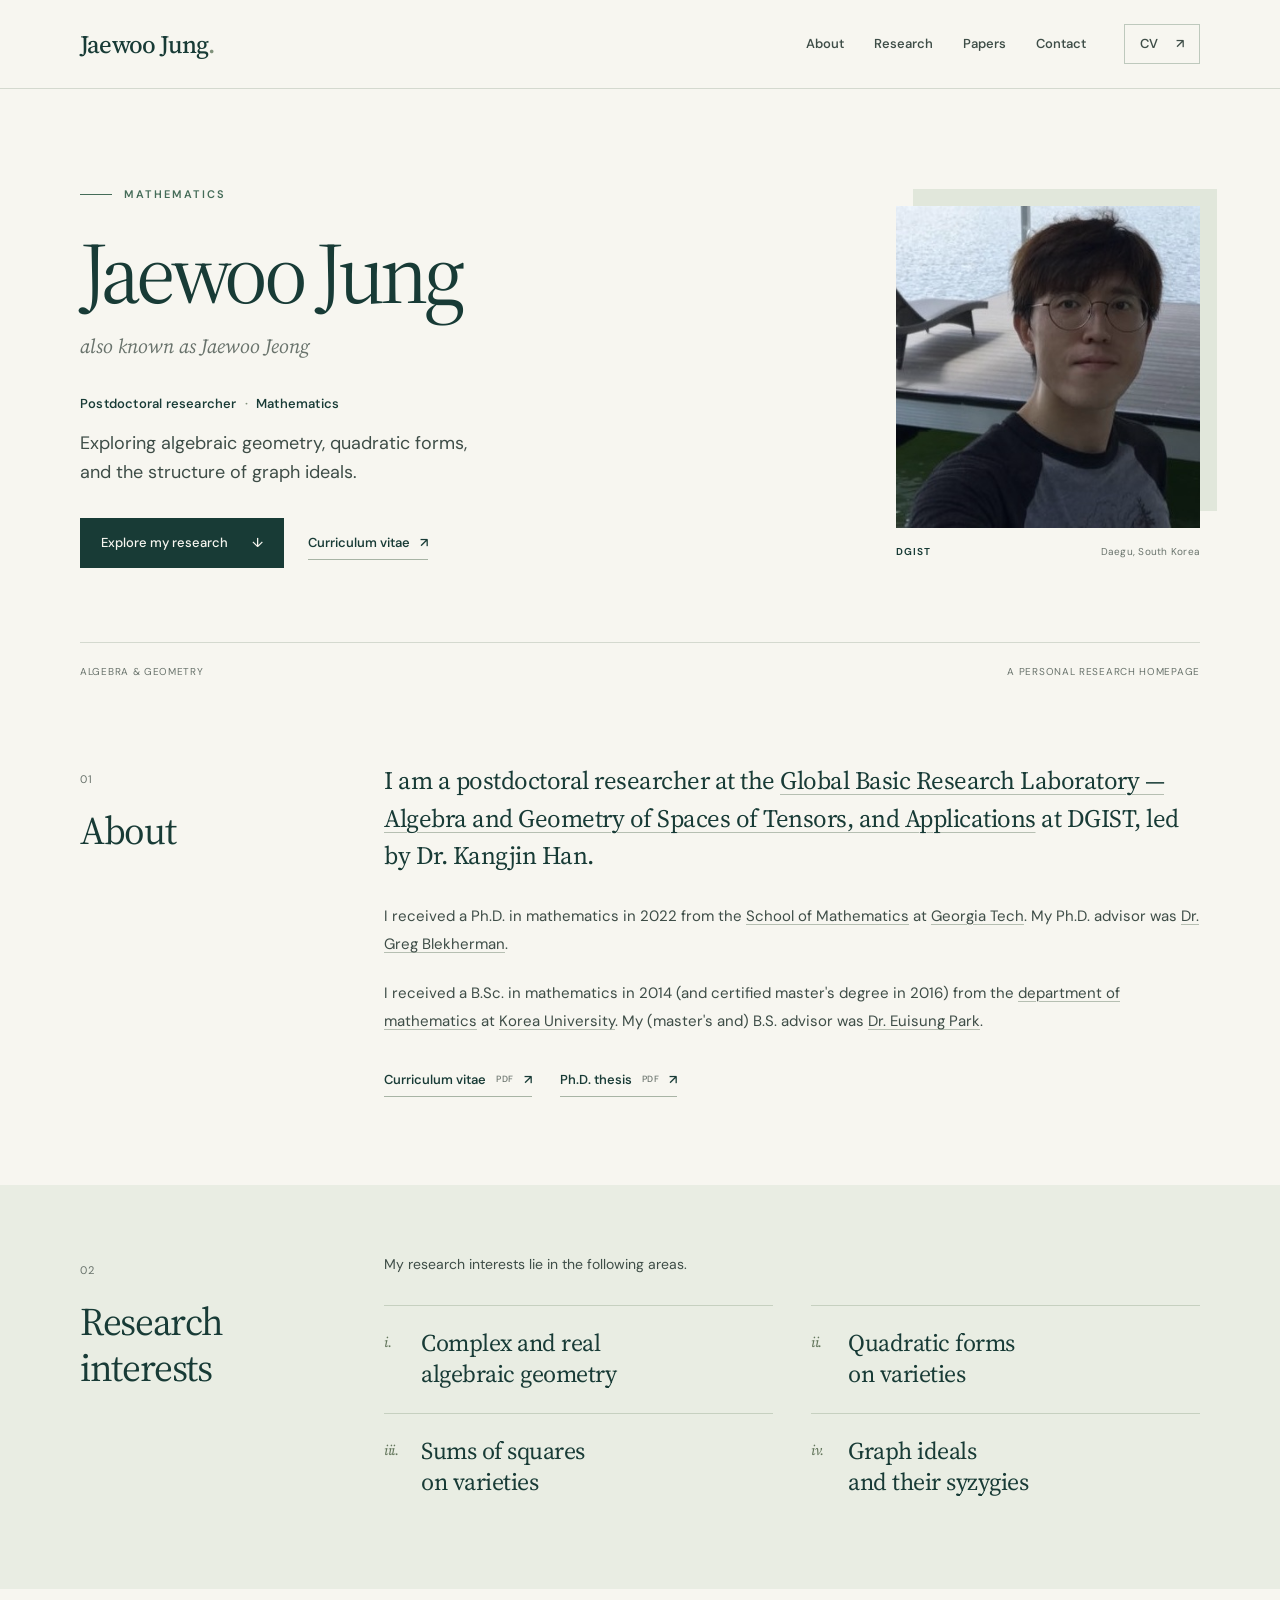
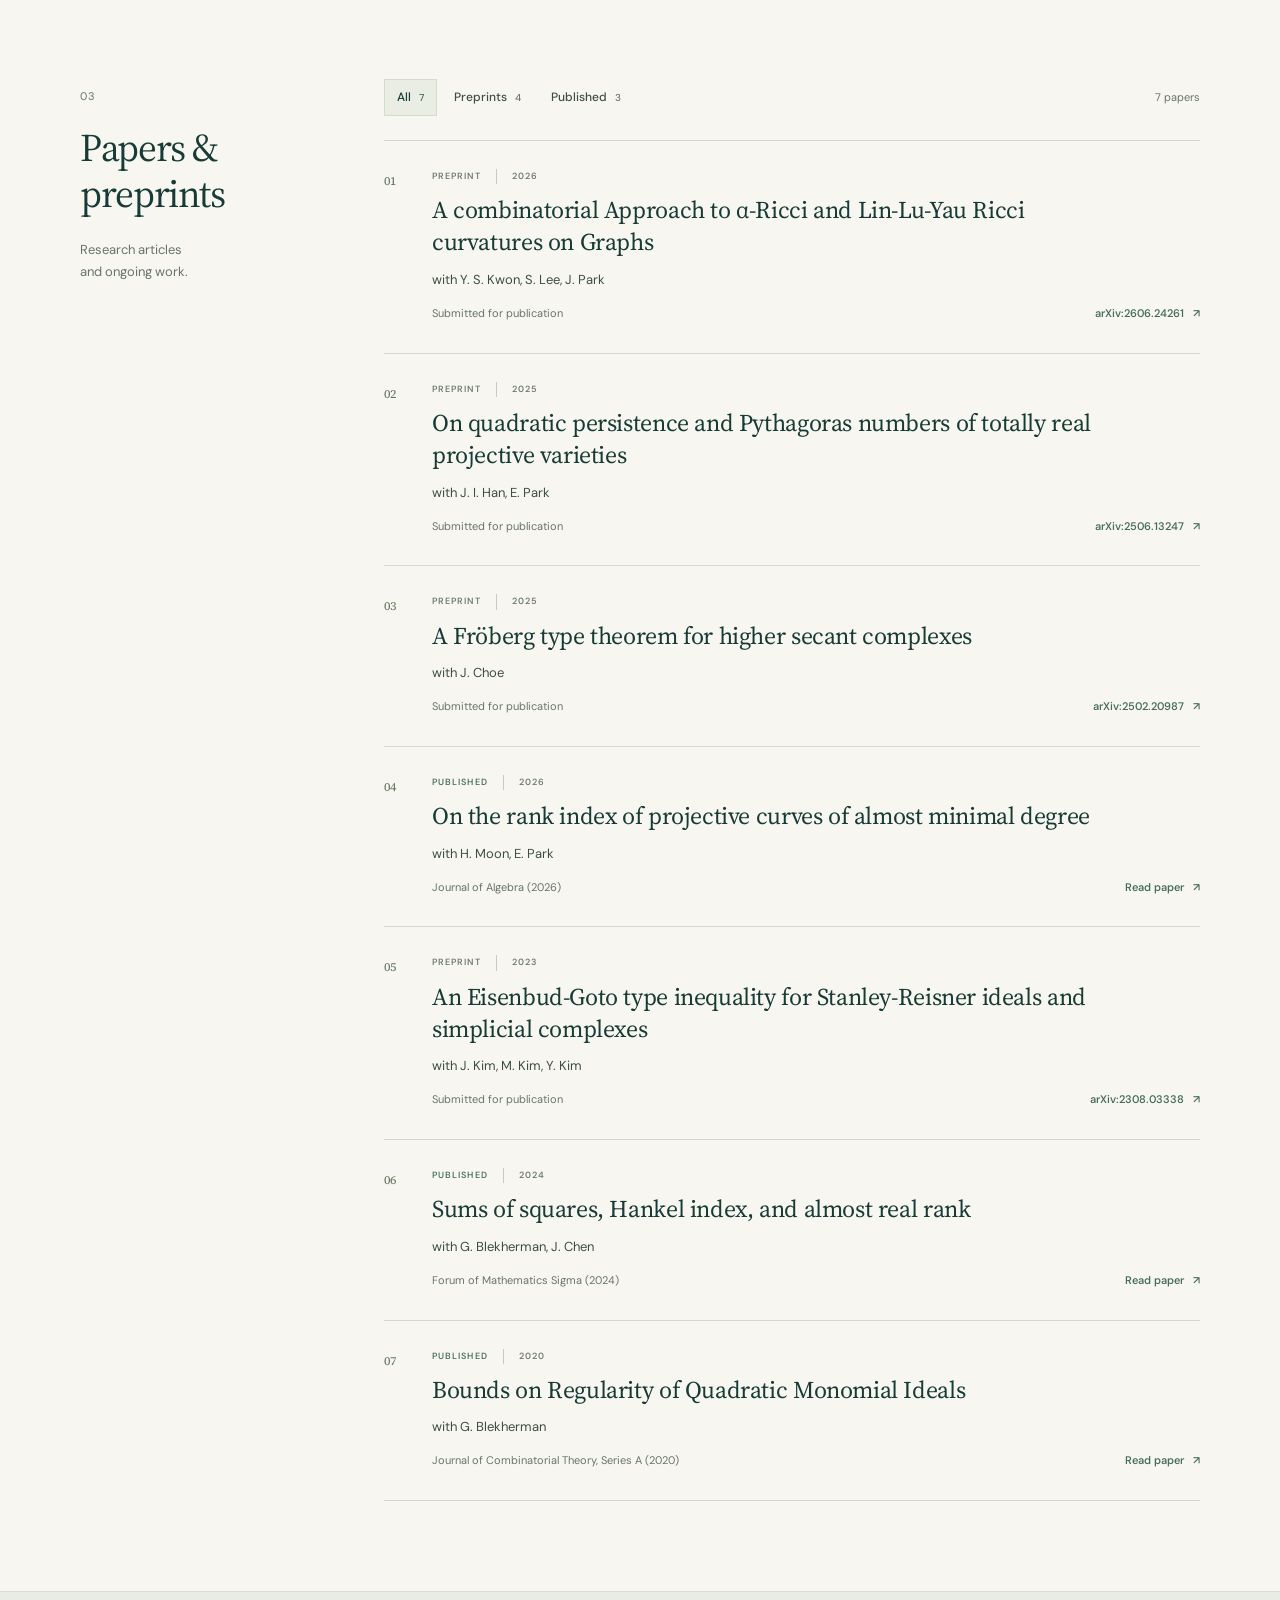
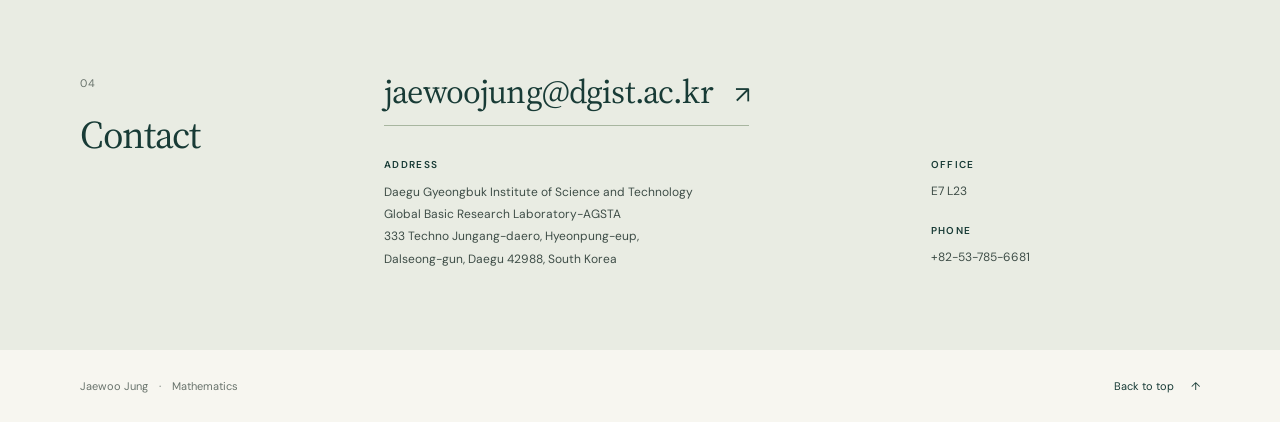
<file: index.html>
<!doctype html>
<html lang="en">
<head>
  <meta charset="utf-8">
  <meta name="viewport" content="width=device-width, initial-scale=1">
  <meta name="description" content="Jaewoo Jung is a postdoctoral researcher in mathematics at DGIST. Explore his research in algebraic geometry, quadratic forms, sums of squares, and graph ideals.">
  <meta name="theme-color" content="#f7f6f0">
  <title>Jaewoo Jung · Mathematics</title>
  <link rel="canonical" href="https://jungjaewoo2020.github.io/">
  <link rel="icon" href="./favicon.svg" type="image/svg+xml">
  <link rel="preconnect" href="https://fonts.googleapis.com">
  <link rel="preconnect" href="https://fonts.gstatic.com" crossorigin>
  <link href="https://fonts.googleapis.com/css2?family=DM+Sans:wght@400;450;500;550;600;650;700&family=Source+Serif+4:ital,wght@0,400;0,450;0,500;0,600;1,400&display=swap" rel="stylesheet">
  <link rel="stylesheet" href="./styles.css">
  <script src="./app.js" defer></script>
</head>
<body>
  <a class="skip-link" href="#main">Skip to main content</a>
  <header class="site-header" id="top">
    <div class="header-inner page-width">
      <a class="wordmark" href="#top" aria-label="Jaewoo Jung, back to top">Jaewoo Jung<span class="wordmark-dot" aria-hidden="true">.</span></a>
      <nav aria-label="Main navigation">
        <a href="#about">About</a>
        <a href="#research">Research</a>
        <a href="#papers">Papers</a>
        <a href="#contact">Contact</a>
      </nav>
      <a class="header-cv" href="./cv-jaewoo-jung.pdf">CV <span aria-hidden="true">↗</span><span class="sr-only"> (PDF)</span></a>
    </div>
  </header>

  <main id="main">
    <section class="hero page-width" aria-labelledby="hero-title">
      <div class="hero-copy">
        <p class="eyebrow"><span class="small-line" aria-hidden="true"></span> Mathematics</p>
        <h1 id="hero-title">Jaewoo Jung</h1>
        <p class="alternate-name">also known as Jaewoo Jeong</p>
        <p class="hero-role">Postdoctoral researcher <span aria-hidden="true">·</span> Mathematics</p>
        <p class="hero-description">Exploring algebraic geometry, quadratic forms,<br class="desktop-break"> and the structure of graph ideals.</p>
        <div class="hero-actions">
          <a class="primary-link" href="#papers">Explore my research <span aria-hidden="true">↓</span></a>
          <a class="text-link" href="./cv-jaewoo-jung.pdf">Curriculum vitae <span aria-hidden="true">↗</span><span class="sr-only"> (PDF)</span></a>
        </div>
      </div>
      <figure class="portrait-figure">
        <div class="portrait-frame"><img src="./jaewoo-jung.jpg" width="415" height="365" alt="Portrait of Jaewoo Jung" fetchpriority="high"></div>
        <figcaption><span>DGIST</span><span>Daegu, South Korea</span></figcaption>
      </figure>
      <div class="hero-footnote"><span>Algebra &amp; geometry</span><span>A personal research homepage</span></div>
    </section>

    <section class="section page-width about-section" id="about" aria-labelledby="about-title">
      <div class="section-heading">
        <span class="section-number" aria-hidden="true">01</span>
        <h2 id="about-title">About</h2>
      </div>
      <div class="section-body about-copy">
        <p class="lead">I am a postdoctoral researcher at the <a href="https://sites.google.com/view/brl-agsta/home">Global Basic Research Laboratory — Algebra and Geometry of Spaces of Tensors, and Applications</a> at DGIST, led by Dr. Kangjin Han.</p>
        <p>I received a Ph.D. in mathematics in 2022 from the <a href="https://math.gatech.edu/">School of Mathematics</a> at <a href="https://www.gatech.edu/">Georgia Tech</a>. My Ph.D. advisor was <a href="https://sites.google.com/site/grrigg/">Dr. Greg Blekherman</a>.</p>
        <p>I received a B.Sc. in mathematics in 2014 (and certified master's degree in 2016) from the <a href="https://math.korea.edu/math_en/index.do">department of mathematics</a> at <a href="https://korea.edu/mbshome/mbs/en/index.do">Korea University</a>. My (master's and) B.S. advisor was <a href="https://math.korea.edu/math_en/people/faculty.do?mode=view&amp;articleNo=73470&amp;article.offset=0&amp;articleLimit=200">Dr. Euisung Park</a>.</p>
        <div class="document-links">
          <a class="text-link" href="./cv-jaewoo-jung.pdf">Curriculum vitae <span class="file-label">PDF</span> <span aria-hidden="true">↗</span></a>
          <a class="text-link" href="./phd-thesis.pdf">Ph.D. thesis <span class="file-label">PDF</span> <span aria-hidden="true">↗</span></a>
        </div>
      </div>
    </section>

    <section class="research-band" id="research" aria-labelledby="research-title">
      <div class="section page-width">
        <div class="section-heading">
          <span class="section-number" aria-hidden="true">02</span>
          <h2 id="research-title">Research<br> interests</h2>
        </div>
        <div class="section-body">
          <p class="research-intro">My research interests lie in the following areas.</p>
          <ul class="research-topics">
            <li><span class="topic-index" aria-hidden="true">i.</span><span>Complex and real<br> algebraic geometry</span></li>
            <li><span class="topic-index" aria-hidden="true">ii.</span><span>Quadratic forms<br> on varieties</span></li>
            <li><span class="topic-index" aria-hidden="true">iii.</span><span>Sums of squares<br> on varieties</span></li>
            <li><span class="topic-index" aria-hidden="true">iv.</span><span>Graph ideals<br> and their syzygies</span></li>
          </ul>
        </div>
      </div>
    </section>

    <section class="section page-width papers-section" id="papers" aria-labelledby="papers-title">
      <div class="section-heading">
        <span class="section-number" aria-hidden="true">03</span>
        <h2 id="papers-title">Papers &amp;<br> preprints</h2>
        <p class="section-note">Research articles<br> and ongoing work.</p>
      </div>
      <div class="section-body">
        <div class="paper-toolbar">
          <div class="paper-filters" role="group" aria-label="Filter papers" hidden>
            <button type="button" data-filter="all" aria-pressed="true">All <span>7</span></button>
            <button type="button" data-filter="preprint" aria-pressed="false">Preprints <span>4</span></button>
            <button type="button" data-filter="published" aria-pressed="false">Published <span>3</span></button>
          </div>
          <p class="paper-count" id="paper-count" role="status" aria-live="polite" aria-atomic="true">7 papers</p>
        </div>
        <ol class="papers">
          <li class="paper" data-category="preprint">
            <span class="paper-number" aria-hidden="true">01</span>
            <article>
              <p class="paper-meta"><span>Preprint</span><span>2026</span></p>
              <h3><a href="https://arxiv.org/abs/2606.24261">A combinatorial Approach to α-Ricci and Lin-Lu-Yau Ricci curvatures on Graphs</a></h3>
              <p class="coauthors">with Y. S. Kwon, S. Lee, J. Park</p>
              <div class="paper-details"><p>Submitted for publication</p><a href="https://arxiv.org/abs/2606.24261" aria-label="Read A combinatorial Approach to α-Ricci and Lin-Lu-Yau Ricci curvatures on Graphs on arXiv">arXiv:2606.24261 <span aria-hidden="true">↗</span></a></div>
            </article>
          </li>
          <li class="paper" data-category="preprint">
            <span class="paper-number" aria-hidden="true">02</span>
            <article>
              <p class="paper-meta"><span>Preprint</span><span>2025</span></p>
              <h3><a href="https://arxiv.org/abs/2506.13247">On quadratic persistence and Pythagoras numbers of totally real projective varieties</a></h3>
              <p class="coauthors">with J. I. Han, E. Park</p>
              <div class="paper-details"><p>Submitted for publication</p><a href="https://arxiv.org/abs/2506.13247" aria-label="Read On quadratic persistence and Pythagoras numbers of totally real projective varieties on arXiv">arXiv:2506.13247 <span aria-hidden="true">↗</span></a></div>
            </article>
          </li>
          <li class="paper" data-category="preprint">
            <span class="paper-number" aria-hidden="true">03</span>
            <article>
              <p class="paper-meta"><span>Preprint</span><span>2025</span></p>
              <h3><a href="https://arxiv.org/abs/2502.20987">A Fröberg type theorem for higher secant complexes</a></h3>
              <p class="coauthors">with J. Choe</p>
              <div class="paper-details"><p>Submitted for publication</p><a href="https://arxiv.org/abs/2502.20987" aria-label="Read A Fröberg type theorem for higher secant complexes on arXiv">arXiv:2502.20987 <span aria-hidden="true">↗</span></a></div>
            </article>
          </li>
          <li class="paper" data-category="published">
            <span class="paper-number" aria-hidden="true">04</span>
            <article>
              <p class="paper-meta"><span class="published-label">Published</span><span>2026</span></p>
              <h3><a href="https://doi.org/10.1016/j.jalgebra.2026.02.018">On the rank index of projective curves of almost minimal degree</a></h3>
              <p class="coauthors">with H. Moon, E. Park</p>
              <div class="paper-details"><p><cite>Journal of Algebra</cite> (2026)</p><a href="https://doi.org/10.1016/j.jalgebra.2026.02.018" aria-label="Read On the rank index of projective curves of almost minimal degree in Journal of Algebra">Read paper <span aria-hidden="true">↗</span></a></div>
            </article>
          </li>
          <li class="paper" data-category="preprint">
            <span class="paper-number" aria-hidden="true">05</span>
            <article>
              <p class="paper-meta"><span>Preprint</span><span>2023</span></p>
              <h3><a href="https://arxiv.org/abs/2308.03338">An Eisenbud-Goto type inequality for Stanley-Reisner ideals and simplicial complexes</a></h3>
              <p class="coauthors">with J. Kim, M. Kim, Y. Kim</p>
              <div class="paper-details"><p>Submitted for publication</p><a href="https://arxiv.org/abs/2308.03338" aria-label="Read An Eisenbud-Goto type inequality for Stanley-Reisner ideals and simplicial complexes on arXiv">arXiv:2308.03338 <span aria-hidden="true">↗</span></a></div>
            </article>
          </li>
          <li class="paper" data-category="published">
            <span class="paper-number" aria-hidden="true">06</span>
            <article>
              <p class="paper-meta"><span class="published-label">Published</span><span>2024</span></p>
              <h3><a href="https://doi.org/10.1017/fms.2024.45">Sums of squares, Hankel index, and almost real rank</a></h3>
              <p class="coauthors">with G. Blekherman, J. Chen</p>
              <div class="paper-details"><p><cite>Forum of Mathematics Sigma</cite> (2024)</p><a href="https://doi.org/10.1017/fms.2024.45" aria-label="Read Sums of squares, Hankel index, and almost real rank in Forum of Mathematics Sigma">Read paper <span aria-hidden="true">↗</span></a></div>
            </article>
          </li>
          <li class="paper" data-category="published">
            <span class="paper-number" aria-hidden="true">07</span>
            <article>
              <p class="paper-meta"><span class="published-label">Published</span><span>2020</span></p>
              <h3><a href="https://doi.org/10.1016/j.jcta.2020.105296">Bounds on Regularity of Quadratic Monomial Ideals</a></h3>
              <p class="coauthors">with G. Blekherman</p>
              <div class="paper-details"><p><cite>Journal of Combinatorial Theory, Series A</cite> (2020)</p><a href="https://doi.org/10.1016/j.jcta.2020.105296" aria-label="Read Bounds on Regularity of Quadratic Monomial Ideals in Journal of Combinatorial Theory, Series A">Read paper <span aria-hidden="true">↗</span></a></div>
            </article>
          </li>
        </ol>
      </div>
    </section>

    <section class="contact-band" id="contact" aria-labelledby="contact-title">
      <div class="section page-width">
        <div class="section-heading">
          <span class="section-number" aria-hidden="true">04</span>
          <h2 id="contact-title">Contact</h2>
        </div>
        <div class="section-body">
          <a class="contact-email" href="mailto:jaewoojung@dgist.ac.kr">jaewoojung@dgist.ac.kr <span aria-hidden="true">↗</span></a>
          <div class="contact-grid">
            <div>
              <h3>Address</h3>
              <address>Daegu Gyeongbuk Institute of Science and Technology<br>Global Basic Research Laboratory-AGSTA<br>333 Techno Jungang-daero, Hyeonpung-eup,<br>Dalseong-gun, Daegu 42988, South Korea</address>
            </div>
            <dl>
              <div><dt>Office</dt><dd>E7 L23</dd></div>
              <div><dt>Phone</dt><dd><a href="tel:+82537856681">+82-53-785-6681</a></dd></div>
            </dl>
          </div>
        </div>
      </div>
    </section>
  </main>

  <footer class="site-footer page-width">
    <p>Jaewoo Jung <span aria-hidden="true">·</span> Mathematics</p>
    <a href="#top">Back to top <span aria-hidden="true">↑</span></a>
  </footer>
</body>
</html>
</file>
<file: styles.css>
:root {
  color-scheme: light;
  --paper: #f7f6f0;
  --ink: #183b36;
  --body: #3e4d47;
  --muted: #69736c;
  --rule: #d4d9cf;
  --sage: #e9ede3;
  --accent: #456c58;
  --serif: "Source Serif 4", Georgia, "Times New Roman", serif;
  --sans: "DM Sans", -apple-system, BlinkMacSystemFont, "Segoe UI", sans-serif;
}

* { box-sizing: border-box; }
html { scroll-behavior: smooth; scroll-padding-top: 32px; }
body { margin: 0; color: var(--body); background: var(--paper); font: 16px/1.7 var(--sans); -webkit-font-smoothing: antialiased; }
button, input { font: inherit; }
a { color: inherit; text-underline-offset: .2em; text-decoration-thickness: 1px; }
a:hover { color: var(--accent); }
a, button { -webkit-tap-highlight-color: transparent; }
a:focus-visible, button:focus-visible { outline: 2px solid var(--ink); outline-offset: 5px; border-radius: 2px; }
button { color: inherit; }
img { display: block; max-width: 100%; }
p, h1, h2, h3, figure { margin: 0; }
[hidden] { display: none !important; }
::selection { color: var(--ink); background: #dbe6d6; }
.page-width { width: min(1120px, calc(100% - 96px)); margin-inline: auto; }
.sr-only { position: absolute; width: 1px; height: 1px; padding: 0; overflow: hidden; clip: rect(0, 0, 0, 0); white-space: nowrap; border: 0; }
.skip-link { position: fixed; top: 12px; left: 12px; z-index: 20; padding: 10px 18px; background: var(--ink); color: white; transform: translateY(-160%); }
.skip-link:focus { transform: translateY(0); }

.site-header { border-bottom: 1px solid var(--rule); }
.header-inner { display: flex; align-items: center; gap: 38px; min-height: 88px; }
.wordmark { margin-right: auto; font: 500 25px/1.2 var(--serif); color: var(--ink); text-decoration: none; letter-spacing: -.8px; white-space: nowrap; }
.wordmark-dot { color: #80927b; }
nav { display: flex; align-items: center; gap: 30px; }
nav a, .header-cv { font-size: 13px; font-weight: 550; text-decoration: none; }
nav a { padding-block: 10px; }
nav a:hover { text-decoration: underline; text-underline-offset: 7px; }
.header-cv { display: inline-flex; align-items: center; gap: 18px; padding: 8px 15px; border: 1px solid #bec9bd; }
.header-cv:hover { background: var(--sage); }

.hero { display: grid; grid-template-columns: minmax(0, 1fr) 304px; column-gap: 74px; align-items: center; padding-top: 96px; }
.eyebrow { display: flex; align-items: center; gap: 12px; color: var(--accent); font-size: 11px; font-weight: 600; text-transform: uppercase; letter-spacing: .2em; }
.small-line { width: 32px; height: 1px; background: currentColor; }
h1 { margin-top: 22px; color: var(--ink); font: 400 clamp(56px, 6.8vw, 88px)/1.09 var(--serif); letter-spacing: -.055em; }
.alternate-name { margin-top: 10px; color: var(--muted); font: italic 400 20px/1.5 var(--serif); }
.hero-role { margin-top: 32px; color: var(--ink); font-size: 13px; font-weight: 550; letter-spacing: .015em; }
.hero-role span { padding-inline: 5px; color: #81917c; }
.hero-description { margin-top: 14px; max-width: 540px; font-size: 18px; line-height: 1.65; }
.hero-actions { display: flex; align-items: center; flex-wrap: wrap; gap: 24px; margin-top: 30px; }
.primary-link { display: inline-flex; align-items: center; justify-content: space-between; gap: 24px; padding: 13px 20px; color: var(--paper); background: var(--ink); font-size: 13px; font-weight: 500; text-decoration: none; border: 1px solid var(--ink); }
.primary-link:hover { color: white; background: #2e5146; }
.primary-link:focus-visible { outline-offset: 4px; }
.text-link { display: inline-flex; align-items: center; gap: 10px; color: var(--ink); font-size: 13px; font-weight: 550; text-decoration: none; border-bottom: 1px solid #a8b4a5; padding-block: 5px; }
.text-link:hover { border-bottom-color: var(--ink); }
.portrait-figure { margin-top: 13px; }
.portrait-frame { position: relative; isolation: isolate; }
.portrait-frame::before { content: ""; position: absolute; inset: -17px -17px 17px 17px; background: #e1e7db; z-index: -1; }
.portrait-frame img { width: 304px; height: 322px; object-fit: cover; object-position: 48% center; filter: saturate(.78); }
.portrait-figure figcaption { display: flex; justify-content: space-between; gap: 12px; margin-top: 15px; font-size: 10px; letter-spacing: .025em; color: var(--muted); }
.portrait-figure figcaption span:first-child { font-weight: 650; color: var(--ink); letter-spacing: .1em; }
.hero-footnote { grid-column: 1 / -1; display: flex; justify-content: space-between; gap: 20px; margin-top: 74px; padding-block: 20px; border-top: 1px solid var(--rule); color: var(--muted); font-size: 10px; letter-spacing: .07em; text-transform: uppercase; }

.section { display: grid; grid-template-columns: 240px minmax(0, 1fr); column-gap: 64px; padding-block: 88px; }
.section-heading { padding-top: 2px; }
.section-number { color: var(--muted); font-size: 11px; letter-spacing: .1em; }
h2 { margin-top: 17px; color: var(--ink); font: 400 39px/1.17 var(--serif); letter-spacing: -.035em; }
.section-note { margin-top: 22px; font-size: 13px; line-height: 1.7; color: var(--muted); }
.section-body { min-width: 0; }
.about-section { padding-top: 62px; padding-bottom: 88px; }
.about-copy p { margin-bottom: 20px; font-size: 15px; line-height: 1.9; }
.about-copy .lead { color: var(--ink); font: 400 25px/1.5 var(--serif); letter-spacing: -.02em; margin-bottom: 27px; }
.about-copy a:not(.text-link) { text-decoration-color: #b6bfb2; }
.about-copy a:not(.text-link):hover { text-decoration-color: var(--accent); }
.document-links { display: flex; flex-wrap: wrap; gap: 28px; margin-top: 28px; }
.file-label { font-size: 9px; line-height: 1; font-weight: 500; color: var(--muted); letter-spacing: .06em; }

.research-band { background: var(--sage); }
.research-band .section { padding-block: 68px; }
.research-intro { font-size: 14px; color: var(--body); margin-bottom: 28px; }
.research-topics { display: grid; grid-template-columns: 1fr 1fr; gap: 0 38px; list-style: none; margin: 0; padding: 0; }
.research-topics li { display: flex; gap: 18px; padding-block: 21px 24px; border-top: 1px solid #c6d0c0; color: var(--ink); font: 400 24px/1.3 var(--serif); letter-spacing: -.02em; }
.topic-index { min-width: 19px; padding-top: 5px; font: italic 400 14px/1.5 var(--serif); color: #64775d; }

.papers-section { padding-top: 90px; padding-bottom: 90px; }
.paper-toolbar { display: flex; align-items: center; justify-content: space-between; flex-wrap: wrap; gap: 15px; padding-bottom: 24px; }
.paper-filters { display: flex; flex-wrap: wrap; gap: 4px; }
.paper-filters button { display: inline-flex; gap: 8px; align-items: center; border: 1px solid transparent; padding: 7px 12px; background: transparent; cursor: pointer; font-size: 12px; font-weight: 500; }
.paper-filters button span { color: var(--muted); font-size: 10px; }
.paper-filters button[aria-pressed="true"] { background: var(--sage); border-color: #d4ddcd; color: var(--ink); }
.paper-filters button[aria-pressed="true"] span { color: var(--accent); }
.paper-filters button:hover { border-color: #b6c3af; }
.paper-count { color: var(--muted); font-size: 11px; }
.papers { margin: 0; padding: 0; list-style: none; border-bottom: 1px solid var(--rule); }
.paper { display: grid; grid-template-columns: 30px minmax(0, 1fr); gap: 18px; border-top: 1px solid var(--rule); padding-block: 28px 30px; }
.paper-number { color: #657360; font: 400 12px/1.7 var(--serif); padding-top: 2px; }
.paper-meta { display: flex; align-items: center; gap: 15px; font-size: 9px; font-weight: 550; line-height: 1.7; text-transform: uppercase; letter-spacing: .12em; color: var(--muted); }
.paper-meta span + span { padding-left: 15px; border-left: 1px solid #c4ccbf; }
.paper-meta .published-label { color: var(--accent); }
.paper h3 { color: var(--ink); margin-top: 10px; max-width: 680px; font: 400 24px/1.35 var(--serif); letter-spacing: -.016em; text-wrap: pretty; }
.paper h3 a { text-decoration: none; }
.paper h3 a:hover { text-decoration: underline; text-decoration-color: #a5b39e; }
.coauthors { font-size: 13px; color: var(--body); margin-top: 10px; }
.paper-details { display: flex; flex-wrap: wrap; justify-content: space-between; align-items: baseline; gap: 8px 18px; margin-top: 13px; font-size: 11px; }
.paper-details p { color: var(--muted); }
.paper-details cite { font-style: normal; }
.paper-details a { display: inline-flex; align-items: center; gap: 9px; color: var(--accent); font-weight: 550; text-decoration: none; }
.paper-details a:hover { text-decoration: underline; }

.contact-band { background: #e9ece3; border-top: 1px solid #d7dece; }
.contact-band .section { padding-block: 74px 80px; }
.contact-email { display: flex; align-items: baseline; justify-content: space-between; gap: 22px; width: fit-content; max-width: 100%; color: var(--ink); font: 400 clamp(22px, 2.6vw, 34px)/1.35 var(--serif); letter-spacing: -.025em; text-decoration: none; border-bottom: 1px solid #a8b6a0; padding-block: 4px 10px; overflow-wrap: anywhere; }
.contact-email span { font: 400 24px/1 var(--sans); }
.contact-grid { display: grid; grid-template-columns: minmax(0, 1.9fr) minmax(0, 1fr); gap: 35px; margin-top: 31px; }
.contact-grid h3, .contact-grid dt { font: 600 10px/1.5 var(--sans); text-transform: uppercase; letter-spacing: .13em; color: var(--ink); margin-bottom: 9px; }
.contact-grid address { font-style: normal; font-size: 12px; line-height: 1.85; }
.contact-grid dl, .contact-grid dd { margin: 0; font-size: 12px; }
.contact-grid dl > div + div { margin-top: 22px; }
.contact-grid dd a { text-decoration: none; }
.contact-grid dd a:hover { text-decoration: underline; }
.site-footer { display: flex; align-items: center; justify-content: space-between; gap: 24px; padding-block: 27px; font-size: 11px; color: var(--muted); }
.site-footer p span { margin-inline: 8px; }
.site-footer a { color: var(--ink); text-decoration: none; }
.site-footer a span { margin-left: 14px; }
.site-footer a:hover { text-decoration: underline; }

@media (min-width: 1440px) {
  .hero { padding-top: 112px; }
  .hero-footnote { margin-top: 91px; }
}
@media (max-width: 1000px) {
  .page-width { width: calc(100% - 64px); }
  .header-inner { gap: 24px; }
  nav { gap: 21px; }
  .hero { grid-template-columns: minmax(0, 1fr) 250px; column-gap: 50px; padding-top: 78px; }
  h1 { font-size: 66px; }
  .hero-description { font-size: 17px; }
  .desktop-break { display: none; }
  .portrait-frame img { width: 250px; height: 292px; }
  .hero-actions { gap: 18px; }
  .primary-link { padding-inline: 15px; gap: 14px; }
  .section { grid-template-columns: 185px minmax(0, 1fr); column-gap: 42px; }
  .research-topics { gap: 0 25px; }
  .research-topics li { font-size: 22px; gap: 10px; }
  .contact-grid { grid-template-columns: minmax(0, 1fr); gap: 24px; }
  .contact-grid dl { display: flex; gap: 40px; }
  .contact-grid dl > div + div { margin-top: 0; }
}
@media (max-width: 740px) {
  .page-width { width: calc(100% - 44px); }
  .header-inner { min-height: 80px; flex-wrap: wrap; column-gap: 18px; row-gap: 0; padding-block: 18px 12px; }
  .wordmark { font-size: 23px; }
  .header-cv { padding: 5px 12px; gap: 12px; }
  nav { order: 3; width: 100%; justify-content: space-between; gap: 12px; padding-top: 9px; }
  nav a { font-size: 12px; padding-block: 6px; }
  .hero { grid-template-columns: minmax(0, 1fr); padding-top: 49px; }
  h1 { font-size: clamp(50px, 10.5vw, 72px); margin-top: 22px; }
  .alternate-name { font-size: 18px; margin-top: 8px; }
  .hero-role { font-size: 11px; margin-top: 26px; }
  .hero-role span { padding-inline: 3px; }
  .hero-description { max-width: 470px; font-size: 16px; margin-top: 12px; }
  .hero-actions { gap: 20px; margin-top: 24px; }
  .primary-link { font-size: 12px; padding: 11px 15px; gap: 18px; }
  .text-link { font-size: 12px; }
  .portrait-figure { width: min(280px, calc(100% - 16px)); margin: 55px 16px 0 auto; }
  .portrait-frame img { width: 100%; height: 290px; }
  .portrait-frame::before { inset: -13px -13px 13px 13px; }
  .portrait-figure figcaption { font-size: 9px; }
  .hero-footnote { margin-top: 40px; font-size: 8px; gap: 15px; letter-spacing: .045em; padding-block: 17px; }
  .section { grid-template-columns: minmax(0, 1fr); gap: 30px; padding-block: 55px; }
  .section-heading { display: grid; grid-template-columns: 25px minmax(0, 1fr); gap: 10px; align-items: baseline; }
  .section-number { font-size: 10px; }
  h2 { font-size: 34px; margin: 0; }
  h2 br { display: none; }
  h2 br::after { content: " "; }
  .section-note { grid-column: 2; margin: -1px 0 0; font-size: 12px; }
  .section-note br { display: none; }
  .section-note br::after { content: " "; }
  .about-section { padding-top: 40px; }
  .about-copy .lead { font-size: 23px; margin-bottom: 22px; }
  .about-copy p { font-size: 14px; line-height: 1.85; }
  .document-links { gap: 23px; margin-top: 23px; }
  .research-band .section { padding-block: 45px 35px; gap: 26px; }
  .research-intro { font-size: 13px; margin-bottom: 22px; }
  .research-topics { column-gap: 21px; }
  .research-topics li { font-size: 19px; gap: 7px; padding-block: 17px 21px; }
  .topic-index { font-size: 12px; min-width: 15px; }
  .paper-toolbar { gap: 12px; padding-bottom: 20px; }
  .paper-filters { gap: 3px; }
  .paper-filters button { font-size: 11px; padding: 7px 10px; gap: 6px; }
  .paper-count { font-size: 10px; }
  .paper { grid-template-columns: 24px minmax(0, 1fr); gap: 10px; padding-block: 24px 27px; }
  .paper-number { font-size: 11px; }
  .paper h3 { font-size: 23px; line-height: 1.35; }
  .paper-meta { font-size: 9px; }
  .coauthors { font-size: 12px; margin-top: 9px; }
  .paper-details { flex-direction: column; align-items: flex-start; gap: 9px; font-size: 11px; margin-top: 11px; }
  .contact-band .section { padding-block: 48px; gap: 29px; }
  .contact-email { font-size: clamp(21px, 6.2vw, 31px); gap: 13px; padding-bottom: 10px; }
  .contact-email span { font-size: 20px; }
  .contact-grid { margin-top: 27px; }
  .contact-grid address { font-size: 12px; }
  .site-footer { padding-block: 23px; gap: 12px; font-size: 10px; }
  .site-footer p span { margin-inline: 4px; }
  .site-footer a span { margin-left: 7px; }
}
@media (max-width: 370px) {
  .page-width { width: calc(100% - 36px); }
  .hero-actions { gap: 15px; }
  .hero-role { font-size: 10px; }
  .research-topics { grid-template-columns: 1fr; }
  .research-topics li br { display: none; }
  .research-topics li br::after { content: " "; }
  .paper-count { width: 100%; }
  .contact-email { font-size: 21px; }
}
@media (prefers-reduced-motion: reduce) {
  html { scroll-behavior: auto; }
}
@media print {
  body { background: white; color: black; font-size: 11pt; }
  .page-width { width: 100%; }
  .site-header, .hero-actions, .hero-footnote, .paper-toolbar, .site-footer, .document-links { display: none; }
  .hero { padding-top: 0; grid-template-columns: 1fr 170px; gap: 25px; }
  h1 { font-size: 42pt; }
  .portrait-frame img { width: 170px; height: 180px; }
  .section { display: block; padding-block: 25px; }
  .section-heading { margin-bottom: 18px; }
  h2 { font-size: 24pt; }
  .section-number, .section-note { display: none; }
  .research-band, .contact-band { background: white; }
  .paper { break-inside: avoid; padding-block: 15px; }
  .paper[hidden] { display: grid !important; }
}
</file>
